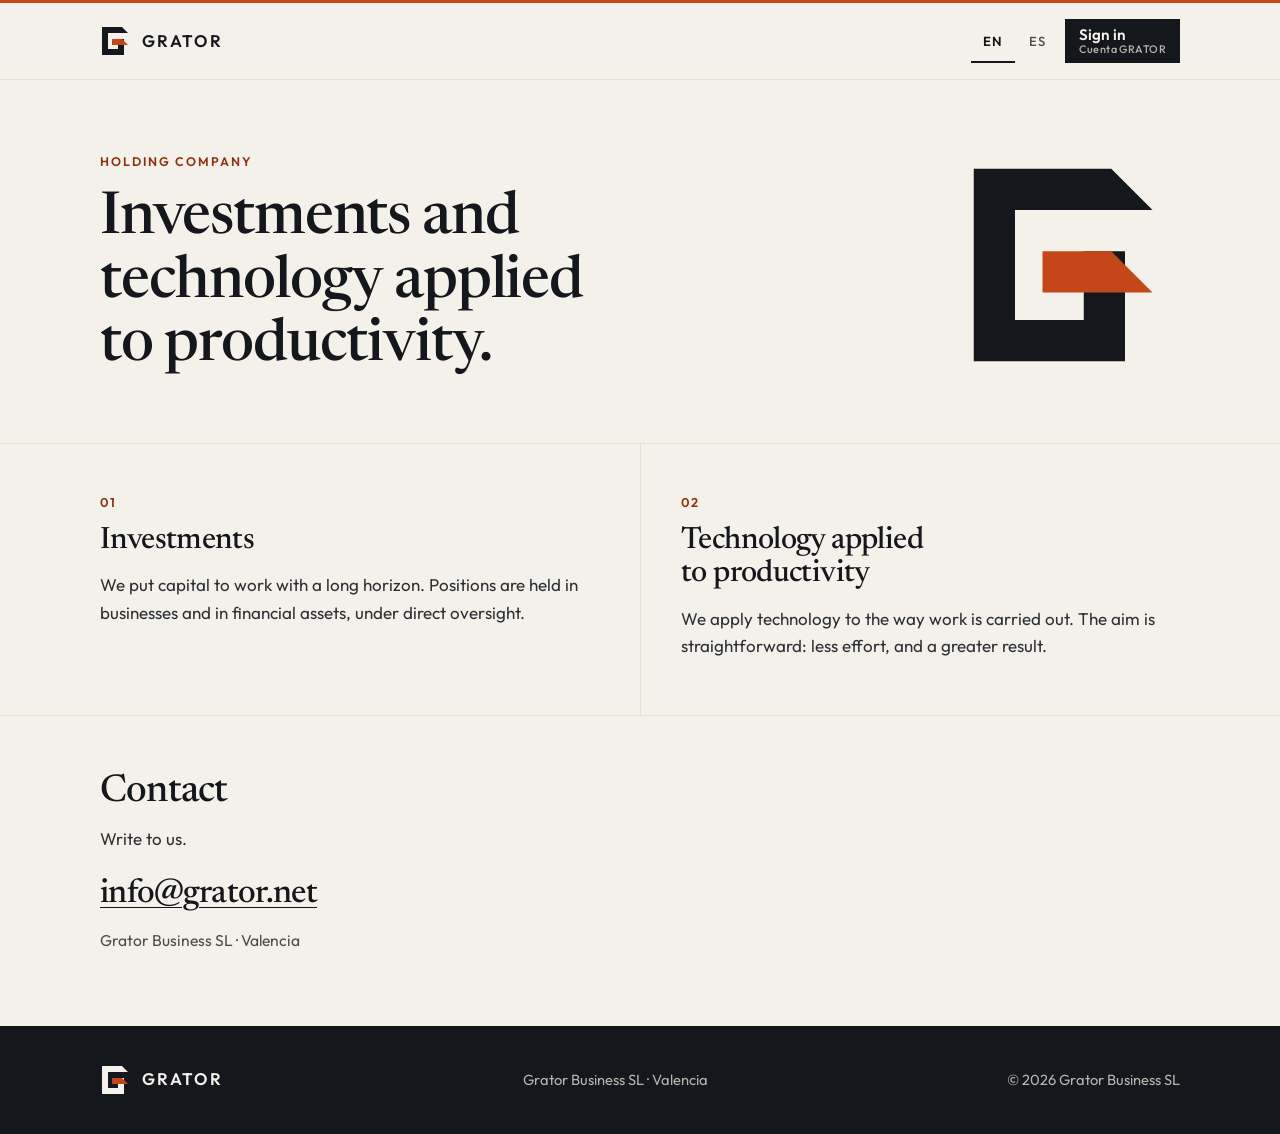
<file: index.html>
<!doctype html>
<html lang="en">
<head>
<meta charset="utf-8">
<meta name="viewport" content="width=device-width, initial-scale=1">
<title>Grator — Holding company</title>
<meta name="description" content="Grator Business SL is a holding company in Valencia. Investments, and technology applied to productivity.">
<meta name="theme-color" content="#F4F1EA">
<link rel="canonical" href="https://www.grator.net/">
<link rel="alternate" hreflang="en" href="https://www.grator.net/">
<link rel="alternate" hreflang="es" href="https://www.grator.net/es/">
<link rel="alternate" hreflang="x-default" href="https://www.grator.net/">
<meta property="og:title" content="Grator — Holding company">
<meta property="og:description" content="Investments and technology applied to productivity.">
<meta property="og:type" content="website">
<meta property="og:url" content="https://www.grator.net/">
<meta property="og:image" content="https://www.grator.net/public/brand/og.png">
<meta property="og:image:width" content="1200">
<meta property="og:image:height" content="630">
<meta property="og:locale" content="en_GB">
<meta property="og:locale:alternate" content="es_ES">
<meta name="twitter:card" content="summary_large_image">
<link rel="icon" href="/public/brand/favicon.svg" type="image/svg+xml">
<link rel="icon" href="/public/brand/favicon-32.png" type="image/png" sizes="32x32">
<link rel="icon" href="/public/brand/favicon-192.png" type="image/png" sizes="192x192">
<link rel="apple-touch-icon" href="/public/brand/apple-touch-icon.png">
<link rel="preload" href="/assets/fonts/newsreader-latin.woff2" as="font" type="font/woff2" crossorigin>
<link rel="preload" href="/assets/fonts/outfit-latin.woff2" as="font" type="font/woff2" crossorigin>
<link rel="stylesheet" href="/assets/style.css">
<script type="application/ld+json">
{
  "@context": "https://schema.org",
  "@type": "Organization",
  "name": "Grator Business SL",
  "url": "https://www.grator.net/",
  "logo": "https://www.grator.net/public/brand/favicon-512.png",
  "email": "info@grator.net",
  "address": {
    "@type": "PostalAddress",
    "addressLocality": "Valencia",
    "addressCountry": "ES"
  }
}
</script>
</head>
<body>
<a class="skip" href="#content">Skip to content</a>
<header class="site-header">
  <div class="wrap header-row">
    <a class="brand" href="/">
      <img src="/public/brand/symbol.svg" alt="" width="32" height="32">
      <span class="brand-name">GRATOR</span>
    </a>
    <div class="header-tools">
      <nav class="langs" aria-label="Language">
        <a href="/" hreflang="en" lang="en" aria-current="true">EN</a>
        <a href="/es/" hreflang="es" lang="es">ES</a>
      </nav>
      <a class="signin" href="https://cuenta.grator.net" aria-label="Sign in to Cuenta GRATOR">
        <span class="signin-label">Sign in</span>
        <span class="signin-account">Cuenta GRATOR</span>
      </a>
    </div>
  </div>
</header>

<main id="content">
  <section class="hero">
    <div class="wrap hero-grid">
      <div>
        <p class="kicker">Holding company</p>
        <h1>Investments and technology applied to productivity.</h1>
      </div>
      <img class="hero-mark" src="/public/brand/symbol.svg" alt="" width="220" height="220">
    </div>
  </section>

  <div class="band">
    <div class="wrap areas">
      <article class="area">
        <span class="num">01</span>
        <h2>Investments</h2>
        <p>We put capital to work with a long horizon. Positions are held in businesses and in financial assets, under direct oversight.</p>
      </article>
      <article class="area">
        <span class="num">02</span>
        <h2>Technology applied to productivity</h2>
        <p>We apply technology to the way work is carried out. The aim is straightforward: less effort, and a greater result.</p>
      </article>
    </div>
  </div>

  <div class="band">
    <section class="wrap contact" aria-labelledby="contact-title">
      <h2 id="contact-title">Contact</h2>
      <p class="lede">Write to us.</p>
      <a class="mail" href="mailto:info@grator.net">info@grator.net</a>
      <p class="place">Grator Business SL · Valencia</p>
    </section>
  </div>
</main>

<footer class="site-footer">
  <div class="wrap footer-row">
    <a class="brand" href="/">
      <img src="/public/brand/symbol-dark.svg" alt="" width="28" height="28">
      <span class="brand-name">GRATOR</span>
    </a>
    <p class="footer-meta">Grator Business SL · Valencia</p>
    <p class="footer-meta">© <span id="year">2026</span> Grator Business SL</p>
  </div>
</footer>
<script>
document.getElementById("year").textContent = String(new Date().getFullYear());
</script>
</body>
</html>
</file>
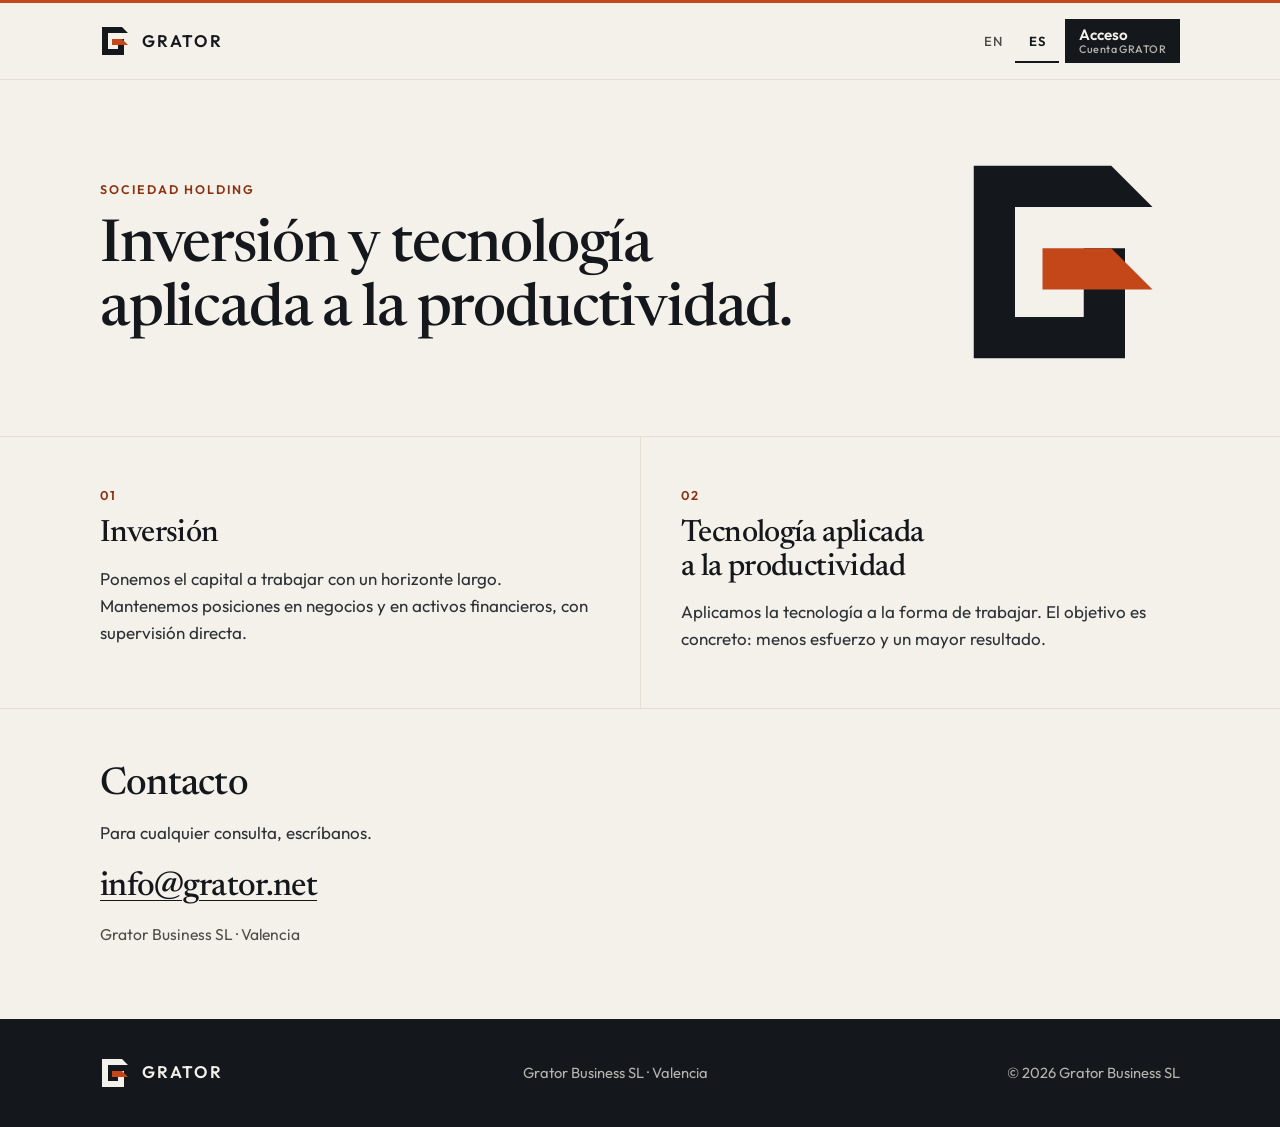
<file: es/index.html>
<!doctype html>
<html lang="es">
<head>
<meta charset="utf-8">
<meta name="viewport" content="width=device-width, initial-scale=1">
<title>Grator — Sociedad holding</title>
<meta name="description" content="Grator Business SL es una sociedad holding en Valencia. Inversión y tecnología aplicada a la productividad.">
<meta name="theme-color" content="#F4F1EA">
<link rel="canonical" href="https://www.grator.net/es/">
<link rel="alternate" hreflang="en" href="https://www.grator.net/">
<link rel="alternate" hreflang="es" href="https://www.grator.net/es/">
<link rel="alternate" hreflang="x-default" href="https://www.grator.net/">
<meta property="og:title" content="Grator — Sociedad holding">
<meta property="og:description" content="Inversión y tecnología aplicada a la productividad.">
<meta property="og:type" content="website">
<meta property="og:url" content="https://www.grator.net/es/">
<meta property="og:image" content="https://www.grator.net/public/brand/og.png">
<meta property="og:image:width" content="1200">
<meta property="og:image:height" content="630">
<meta property="og:locale" content="es_ES">
<meta property="og:locale:alternate" content="en_GB">
<meta name="twitter:card" content="summary_large_image">
<link rel="icon" href="/public/brand/favicon.svg" type="image/svg+xml">
<link rel="icon" href="/public/brand/favicon-32.png" type="image/png" sizes="32x32">
<link rel="icon" href="/public/brand/favicon-192.png" type="image/png" sizes="192x192">
<link rel="apple-touch-icon" href="/public/brand/apple-touch-icon.png">
<link rel="preload" href="/assets/fonts/newsreader-latin.woff2" as="font" type="font/woff2" crossorigin>
<link rel="preload" href="/assets/fonts/outfit-latin.woff2" as="font" type="font/woff2" crossorigin>
<link rel="stylesheet" href="/assets/style.css">
<script type="application/ld+json">
{
  "@context": "https://schema.org",
  "@type": "Organization",
  "name": "Grator Business SL",
  "url": "https://www.grator.net/",
  "logo": "https://www.grator.net/public/brand/favicon-512.png",
  "email": "info@grator.net",
  "address": {
    "@type": "PostalAddress",
    "addressLocality": "Valencia",
    "addressCountry": "ES"
  }
}
</script>
</head>
<body>
<a class="skip" href="#content">Saltar al contenido</a>
<header class="site-header">
  <div class="wrap header-row">
    <a class="brand" href="/es/">
      <img src="/public/brand/symbol.svg" alt="" width="32" height="32">
      <span class="brand-name">GRATOR</span>
    </a>
    <div class="header-tools">
      <nav class="langs" aria-label="Idioma">
        <a href="/" hreflang="en" lang="en">EN</a>
        <a href="/es/" hreflang="es" lang="es" aria-current="true">ES</a>
      </nav>
      <a class="signin" href="https://cuenta.grator.net" aria-label="Acceso a Cuenta GRATOR">
        <span class="signin-label">Acceso</span>
        <span class="signin-account">Cuenta GRATOR</span>
      </a>
    </div>
  </div>
</header>

<main id="content">
  <section class="hero">
    <div class="wrap hero-grid">
      <div>
        <p class="kicker">Sociedad holding</p>
        <h1>Inversión y tecnología aplicada a la productividad.</h1>
      </div>
      <img class="hero-mark" src="/public/brand/symbol.svg" alt="" width="220" height="220">
    </div>
  </section>

  <div class="band">
    <div class="wrap areas">
      <article class="area">
        <span class="num">01</span>
        <h2>Inversión</h2>
        <p>Ponemos el capital a trabajar con un horizonte largo. Mantenemos posiciones en negocios y en activos financieros, con supervisión directa.</p>
      </article>
      <article class="area">
        <span class="num">02</span>
        <h2>Tecnología aplicada a la productividad</h2>
        <p>Aplicamos la tecnología a la forma de trabajar. El objetivo es concreto: menos esfuerzo y un mayor resultado.</p>
      </article>
    </div>
  </div>

  <div class="band">
    <section class="wrap contact" aria-labelledby="contact-title">
      <h2 id="contact-title">Contacto</h2>
      <p class="lede">Para cualquier consulta, escríbanos.</p>
      <a class="mail" href="mailto:info@grator.net">info@grator.net</a>
      <p class="place">Grator Business SL · Valencia</p>
    </section>
  </div>
</main>

<footer class="site-footer">
  <div class="wrap footer-row">
    <a class="brand" href="/es/">
      <img src="/public/brand/symbol-dark.svg" alt="" width="28" height="28">
      <span class="brand-name">GRATOR</span>
    </a>
    <p class="footer-meta">Grator Business SL · Valencia</p>
    <p class="footer-meta">© <span id="year">2026</span> Grator Business SL</p>
  </div>
</footer>
<script>
document.getElementById("year").textContent = String(new Date().getFullYear());
</script>
</body>
</html>
</file>
<file: assets/style.css>
@font-face {
  font-family: "Outfit";
  font-style: normal;
  font-weight: 100 900;
  font-display: swap;
  src: url("/assets/fonts/outfit-latin.woff2") format("woff2");
  unicode-range: U+0000-00FF, U+0131, U+0152-0153, U+02BB-02BC, U+02C6, U+02DA, U+02DC, U+0304, U+0308, U+0329, U+2000-206F, U+20AC, U+2122, U+2191, U+2193, U+2212, U+2215, U+FEFF, U+FFFD;
}

@font-face {
  font-family: "Newsreader";
  font-style: normal;
  font-weight: 200 800;
  font-display: swap;
  src: url("/assets/fonts/newsreader-latin.woff2") format("woff2");
  unicode-range: U+0000-00FF, U+0131, U+0152-0153, U+02BB-02BC, U+02C6, U+02DA, U+02DC, U+0304, U+0308, U+0329, U+2000-206F, U+20AC, U+2122, U+2191, U+2193, U+2212, U+2215, U+FEFF, U+FFFD;
}

:root {
  --ink: #14171b;
  --bone: #f4f1ea;
  --paper: #fbfaf7;
  --oxide: #c4471a;
  --oxide-deep: #8c3210;
  --graphite: #2c3136;
  --stone: #4e4c48;
  --line: #e4ded3;
  --mist: #b7b4ae;
  --serif: "Newsreader", "Iowan Old Style", Palatino, "Palatino Linotype", serif;
  --sans: "Outfit", "Avenir Next", "Segoe UI", sans-serif;
  --wrap: 1080px;
  --pad: 28px;
  color-scheme: light;
}

*,
*::before,
*::after { box-sizing: border-box; }

html { scroll-behavior: smooth; }

body {
  margin: 0;
  background: var(--bone);
  color: var(--ink);
  font-family: var(--sans);
  font-size: 1.0625rem;
  font-weight: 400;
  line-height: 1.6;
  -webkit-font-smoothing: antialiased;
  text-rendering: optimizeLegibility;
}

img { max-width: 100%; height: auto; display: block; }

h1, h2, h3 {
  font-family: var(--serif);
  font-weight: 500;
  font-optical-sizing: auto;
  line-height: 1.08;
  letter-spacing: -0.02em;
  margin: 0;
  color: var(--ink);
}

p { margin: 0; }

a { color: inherit; }

:focus { outline: none; }

:focus-visible {
  outline: 2px solid var(--oxide);
  outline-offset: 3px;
}

::selection {
  background: var(--ink);
  color: var(--bone);
}

.skip {
  position: absolute;
  left: 12px;
  top: 0;
  transform: translateY(-120%);
  background: var(--ink);
  color: var(--bone);
  padding: 10px 14px;
  z-index: 20;
  font-weight: 600;
}

.skip:focus { transform: none; }

.wrap {
  width: min(var(--wrap), calc(100% - var(--pad) * 2));
  margin-inline: auto;
}

.sr-only {
  position: absolute;
  width: 1px;
  height: 1px;
  padding: 0;
  margin: -1px;
  overflow: hidden;
  clip: rect(0, 0, 0, 0);
  white-space: nowrap;
  border: 0;
}

/* Header */
.site-header {
  position: sticky;
  top: 0;
  z-index: 10;
  background: var(--bone);
  border-top: 3px solid var(--oxide);
  border-bottom: 1px solid var(--line);
}

.header-row {
  min-height: 76px;
  display: flex;
  align-items: center;
  justify-content: space-between;
  gap: 16px;
}

.brand {
  display: inline-flex;
  align-items: center;
  gap: 10px;
  text-decoration: none;
  color: var(--ink);
  min-height: 44px;
}

.brand img { width: 32px; height: 32px; }

.brand-name {
  font-weight: 600;
  font-size: 1.05rem;
  letter-spacing: 0.14em;
  line-height: 1;
}

.header-tools {
  display: flex;
  align-items: center;
  gap: 6px;
}

.langs {
  display: flex;
  align-items: center;
}

.langs a {
  display: inline-flex;
  align-items: center;
  justify-content: center;
  min-width: 44px;
  min-height: 44px;
  text-decoration: none;
  font-size: 0.82rem;
  font-weight: 500;
  letter-spacing: 0.08em;
  color: var(--stone);
}

.langs a[aria-current="true"] {
  color: var(--ink);
  font-weight: 600;
  box-shadow: inset 0 -2px 0 var(--ink);
}

.signin {
  display: inline-flex;
  flex-direction: column;
  justify-content: center;
  min-height: 44px;
  padding: 6px 14px 7px;
  background: var(--ink);
  color: var(--bone);
  text-decoration: none;
  line-height: 1.15;
  white-space: nowrap;
}

.signin:hover { background: var(--oxide-deep); }

.signin-label {
  font-weight: 600;
  font-size: 0.95rem;
}

.signin-account {
  font-size: 0.68rem;
  font-weight: 500;
  letter-spacing: 0.04em;
  color: var(--mist);
}

.signin:hover .signin-account { color: var(--bone); }

/* Hero */
.hero { padding: 72px 0 64px; }

.hero-grid {
  display: grid;
  grid-template-columns: minmax(0, 1fr) auto;
  gap: 48px;
  align-items: center;
}

.kicker {
  margin: 0 0 16px;
  font-size: 0.78rem;
  font-weight: 600;
  letter-spacing: 0.16em;
  text-transform: uppercase;
  color: var(--oxide-deep);
}

.hero h1 {
  font-size: clamp(2rem, 4.6vw, 4.15rem);
  max-width: 12em;
  text-wrap: balance;
}

.hero-mark {
  width: min(220px, 26vw);
  height: auto;
}

/* Areas */
.band { border-top: 1px solid var(--line); }

.areas {
  display: grid;
  grid-template-columns: 1fr 1fr;
}

.area { padding: 48px 40px 56px 0; }

.area + .area {
  padding: 48px 0 56px 40px;
  border-left: 1px solid var(--line);
}

.num {
  display: block;
  margin-bottom: 12px;
  font-size: 0.8rem;
  font-weight: 600;
  letter-spacing: 0.14em;
  color: var(--oxide-deep);
}

.area h2 {
  font-size: clamp(1.7rem, 2.4vw, 2.35rem);
  margin-bottom: 14px;
  max-width: 16ch;
  text-wrap: balance;
}

.area p,
.lede,
.contact p,
.prose p {
  color: var(--graphite);
  max-width: 38em;
}

/* Contact */
.contact { padding: 56px 0 72px; }

.contact h2 {
  font-size: clamp(1.8rem, 3vw, 2.5rem);
  margin-bottom: 12px;
}

.contact .lede { margin-bottom: 18px; }

.mail {
  display: inline-block;
  margin: 4px 0 14px;
  font-family: var(--serif);
  font-size: clamp(1.55rem, 2.6vw, 2.15rem);
  font-weight: 500;
  letter-spacing: -0.02em;
  line-height: 1.2;
  color: var(--ink);
  text-decoration: underline;
  text-decoration-thickness: 1px;
  text-underline-offset: 0.14em;
}

.mail:hover { color: var(--oxide-deep); }

.contact .place {
  color: var(--stone);
  font-size: 0.98rem;
}

/* Footer */
.site-footer {
  background: var(--ink);
  color: var(--bone);
  padding: 32px 0;
}

.footer-row {
  display: flex;
  align-items: center;
  justify-content: space-between;
  gap: 18px 28px;
  flex-wrap: wrap;
}

.site-footer .brand { color: var(--bone); }

.footer-meta {
  margin: 0;
  color: var(--mist);
  font-size: 0.92rem;
}

@media (max-width: 860px) {
  .hero { padding: 48px 0 40px; }
  .hero-grid { grid-template-columns: 1fr; gap: 28px; }
  .hero-mark { width: 84px; order: -1; }
  .areas { grid-template-columns: 1fr; }
  .area,
  .area + .area { padding: 32px 0; border-left: 0; }
  .area + .area { border-top: 1px solid var(--line); }
}

@media (max-width: 720px) {
  :root { --pad: 18px; }
  .header-row { min-height: 64px; }
  .brand img { width: 28px; height: 28px; }
  .brand-name { font-size: 0.92rem; letter-spacing: 0.12em; }
  .signin { padding: 0 12px; }
  .signin-account { display: none; }
}

@media (prefers-reduced-motion: reduce) {
  html { scroll-behavior: auto; }
}
</file>
